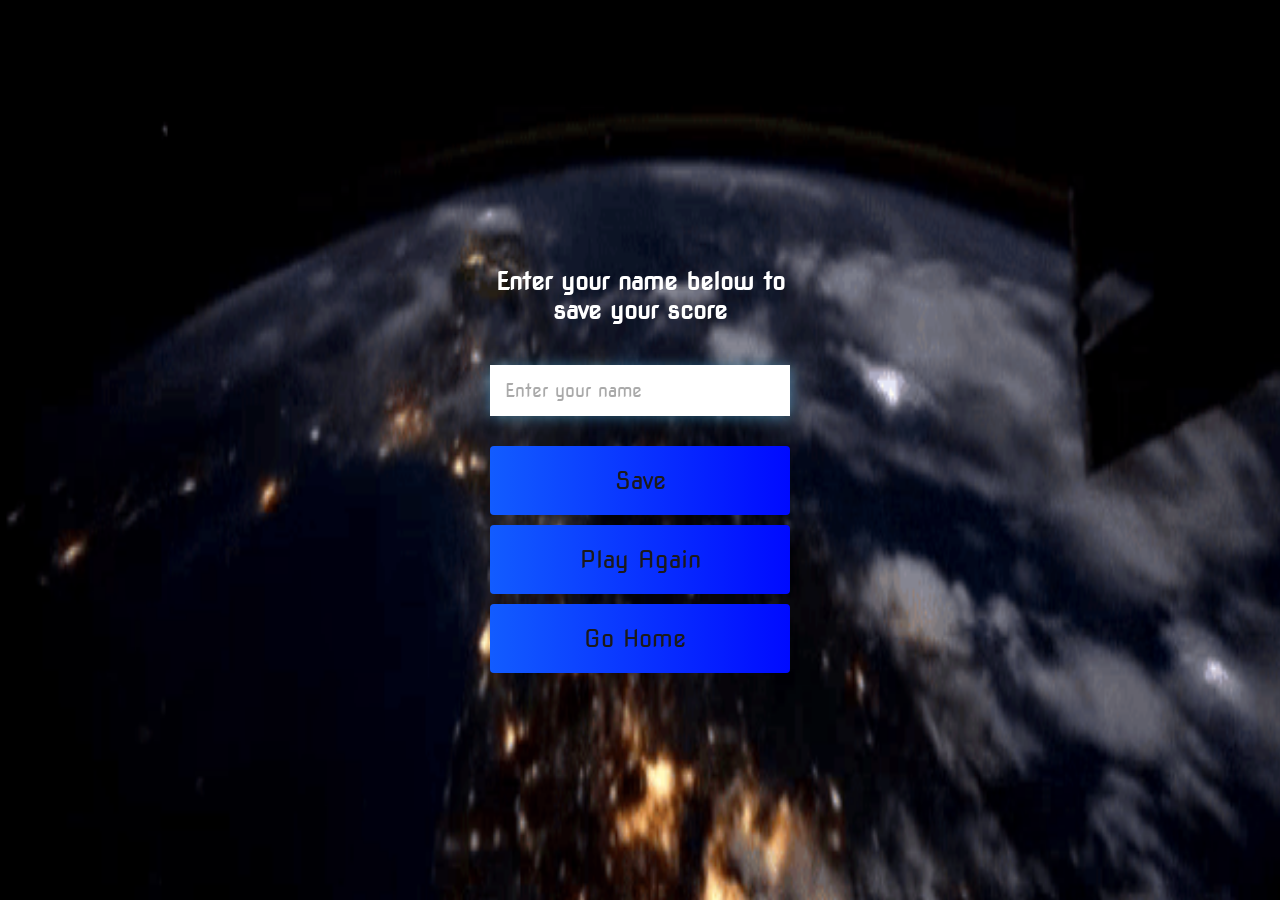
<file: end.html>
<!DOCTYPE html>
<html lang="en">
<head>
    <meta charset="UTF-8">
    <meta http-equiv="X-UA-Compatible" content="IE=edge">
    <meta name="viewport" content="width=device-width, initial-scale=1.0">
    <title>Document</title>
    <link rel="stylesheet" href="/css/style.css">
    
</head>
<body>
    <div class="container">
        <div id="end" class="flex-center flex-column">
            <h1 id="finalScore">
                0
            </h1>
            <form class="end-form-container">
                <h2 id="end-text">Enter your name below to save your score</h2>
                <input type="text" name="name" id="username" placeholder="Enter your name">
                <button class="btn" id="saveScoreBtn" type="submit" onclick="saveHighScore(event)" disabled >Save</button>
            </form>
            <a href="/game.html" class="btn">Play Again</a>
            <a href="/" class="btn">Go Home<i class="fas fa-home"></i></a>
        </div>
    </div>
    <script src="/js/end.js"></script>
</body>
</html>
</file>
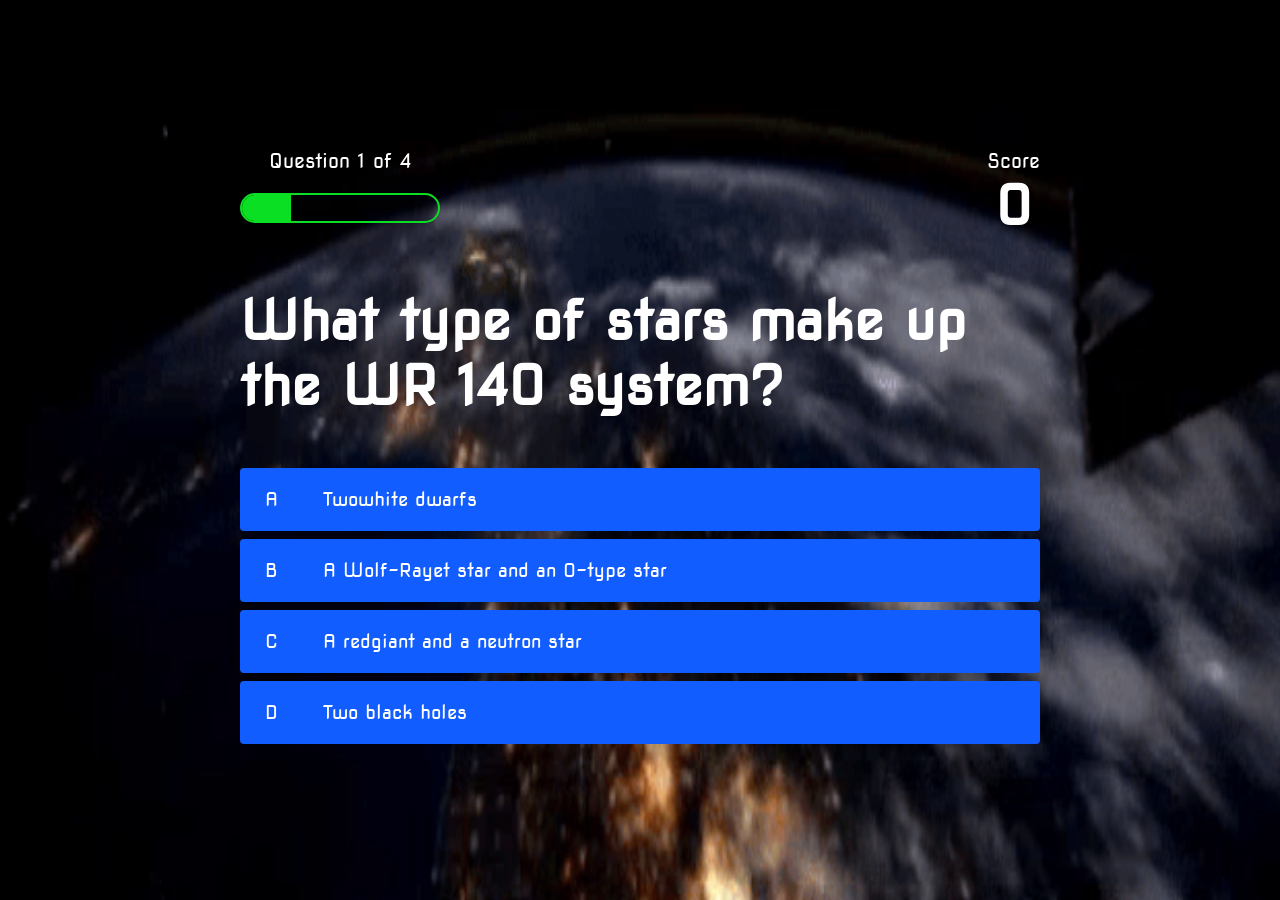
<file: game.html>
<!DOCTYPE html>
<html lang="en">
<head>
    <meta charset="UTF-8">
    <meta http-equiv="X-UA-Compatible" content="IE=edge">
    <meta name="viewport" content="width=device-width, initial-scale=1.0">
    <title>Quiz Page</title>
    <link rel="stylesheet" href="/css/style.css">
    <link rel="stylesheet" href="/css/game.css">
</head>
<body>
        <div class="container">
            <div id="game" class="justify-center flex-column">
                <div id="hud">
                    <div class="hud-item">
                        <p id="progressText" class="hud-prefix">
                            Question
                        </p>
                        <div id="progressBar">
                            <div id="progressBarFull">
                            </div>
                        </div>
                    </div>
                    <div class="hud-item">
                        <p class="hud-prefix">
                            Score
                        </p>
                        <h1 class="hud-main-text" id="score">
                            0
                        </h1>
                    </div>
                </div>
                <h1 id="question">What is the answer to this question</h1>
                <div class="choice-container">
                    <p class="choice-prefix">A</p>
                    <p class="choice-text" data-number="1"> Choice 1</p>
                </div>
                <div class="choice-container">
                    <p class="choice-prefix">B</p>
                    <p class="choice-text" data-number="2"> Choice 2</p>
                </div>
                <div class="choice-container">
                    <p class="choice-prefix">C</p>
                    <p class="choice-text" data-number="3"> Choice 3</p>
                </div>
                <div class="choice-container">
                    <p class="choice-prefix">D</p>
                    <p class="choice-text" data-number="4"> Choice 4</p>
                </div>
            </div>
        </div>  
        <script src="/js/game.js">

        </script>
</body>
</html>
</file>
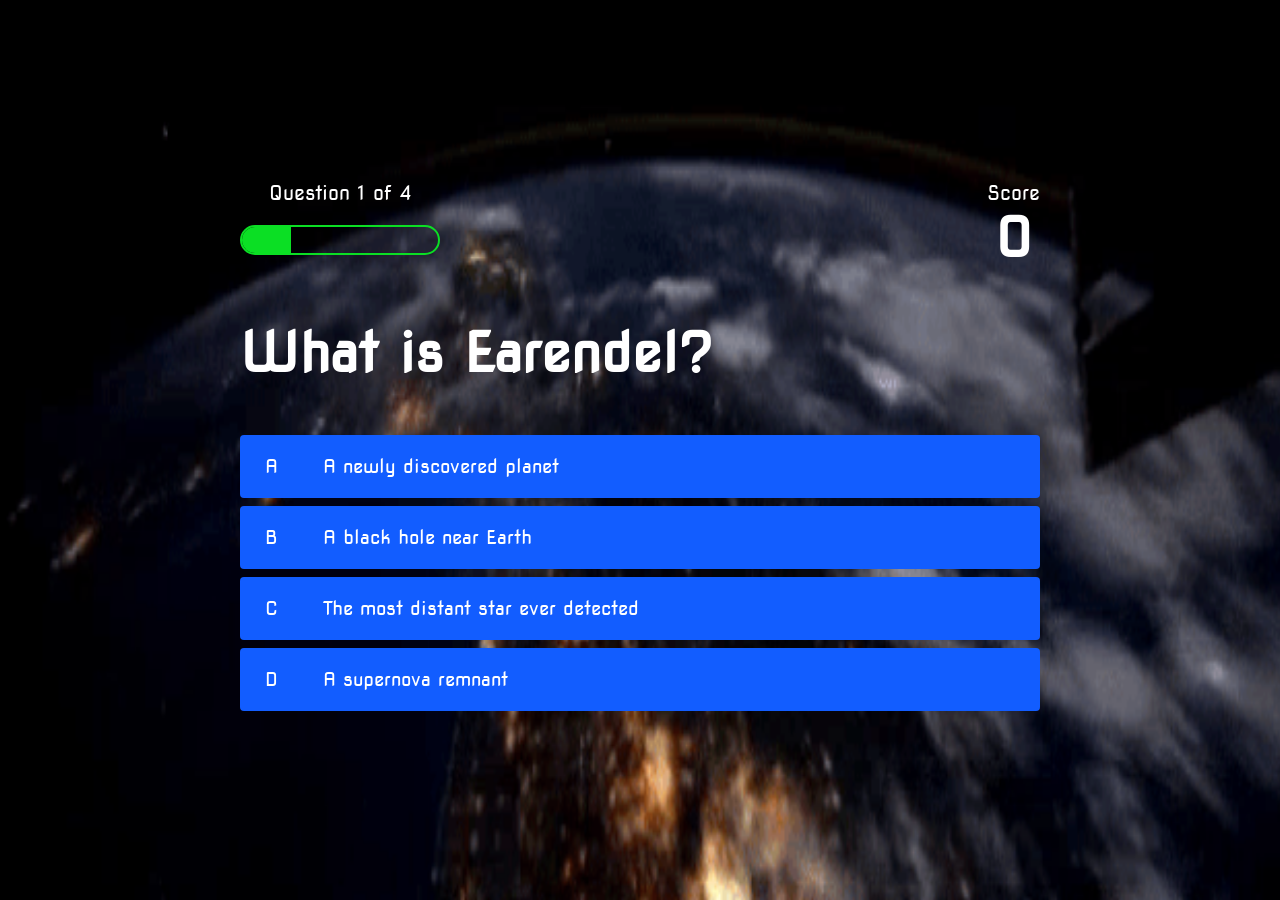
<file: game1.html>
<!DOCTYPE html>
<html lang="en">
<head>
    <meta charset="UTF-8">
    <meta http-equiv="X-UA-Compatible" content="IE=edge">
    <meta name="viewport" content="width=device-width, initial-scale=1.0">
    <title>Quiz Page</title>
    <link rel="stylesheet" href="/css/style.css">
    <link rel="stylesheet" href="/css/game.css">
</head>
<body>
        <div class="container">
            <div id="game" class="justify-center flex-column">
                <div id="hud">
                    <div class="hud-item">
                        <p id="progressText" class="hud-prefix">
                            Question
                        </p>
                        <div id="progressBar">
                            <div id="progressBarFull">
                            </div>
                        </div>
                    </div>
                    <div class="hud-item">
                        <p class="hud-prefix">
                            Score
                        </p>
                        <h1 class="hud-main-text" id="score">
                            0
                        </h1>
                    </div>
                </div>
                <h1 id="question">What is the answer to this question</h1>
                <div class="choice-container">
                    <p class="choice-prefix">A</p>
                    <p class="choice-text" data-number="1"> Choice 1</p>
                </div>
                <div class="choice-container">
                    <p class="choice-prefix">B</p>
                    <p class="choice-text" data-number="2"> Choice 2</p>
                </div>
                <div class="choice-container">
                    <p class="choice-prefix">C</p>
                    <p class="choice-text" data-number="3"> Choice 3</p>
                </div>
                <div class="choice-container">
                    <p class="choice-prefix">D</p>
                    <p class="choice-text" data-number="4"> Choice 4</p>
                </div>
            </div>
        </div>  
        <script src="/js/game1.js">

        </script>
</body>
</html>
</file>
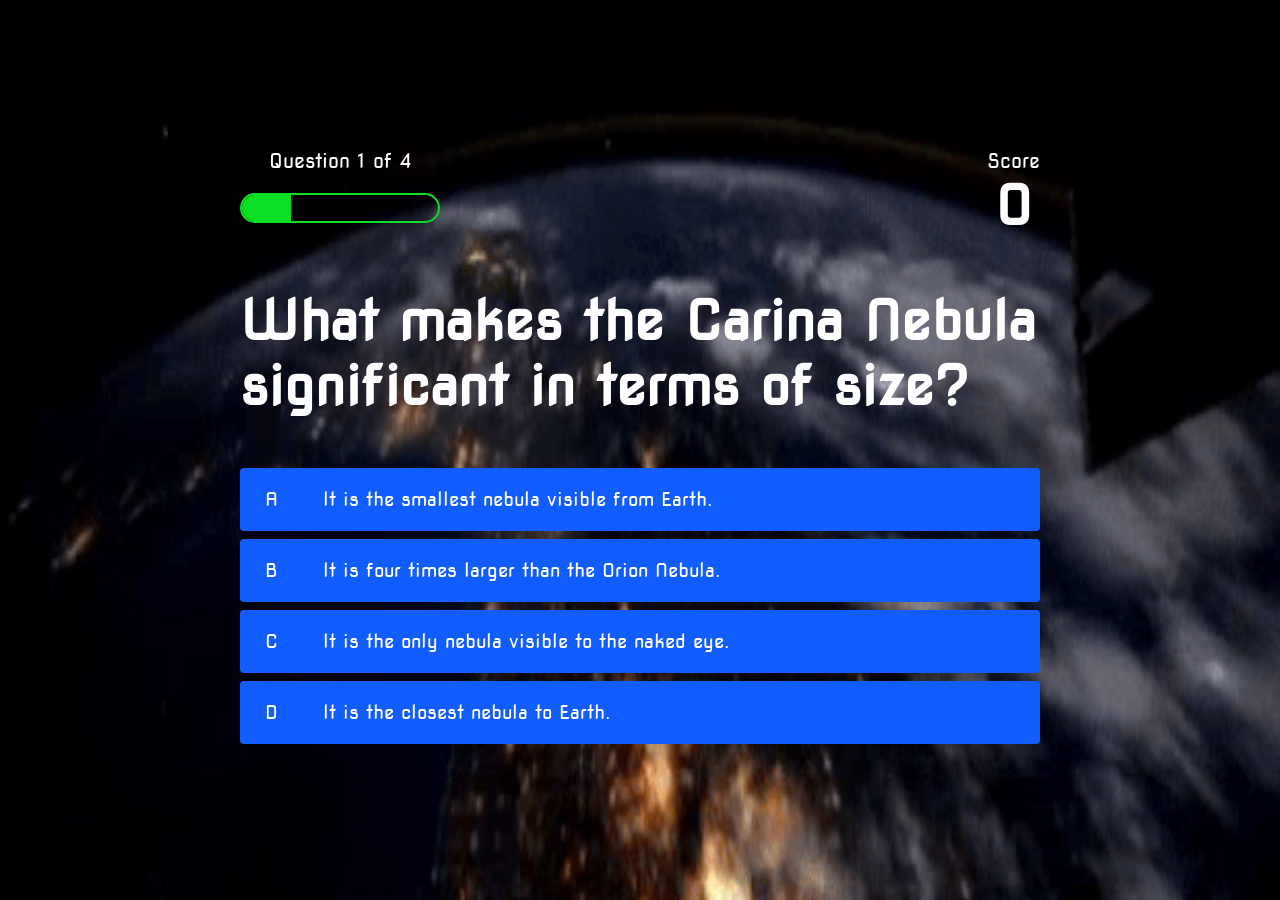
<file: game2.html>
<!DOCTYPE html>
<html lang="en">
<head>
    <meta charset="UTF-8">
    <meta http-equiv="X-UA-Compatible" content="IE=edge">
    <meta name="viewport" content="width=device-width, initial-scale=1.0">
    <title>Quiz Page</title>
    <link rel="stylesheet" href="/css/style.css">
    <link rel="stylesheet" href="/css/game.css">
</head>
<body>
        <div class="container">
            <div id="game" class="justify-center flex-column">
                <div id="hud">
                    <div class="hud-item">
                        <p id="progressText" class="hud-prefix">
                            Question
                        </p>
                        <div id="progressBar">
                            <div id="progressBarFull">
                            </div>
                        </div>
                    </div>
                    <div class="hud-item">
                        <p class="hud-prefix">
                            Score
                        </p>
                        <h1 class="hud-main-text" id="score">
                            0
                        </h1>
                    </div>
                </div>
                <h1 id="question">What is the answer to this question</h1>
                <div class="choice-container">
                    <p class="choice-prefix">A</p>
                    <p class="choice-text" data-number="1"> Choice 1</p>
                </div>
                <div class="choice-container">
                    <p class="choice-prefix">B</p>
                    <p class="choice-text" data-number="2"> Choice 2</p>
                </div>
                <div class="choice-container">
                    <p class="choice-prefix">C</p>
                    <p class="choice-text" data-number="3"> Choice 3</p>
                </div>
                <div class="choice-container">
                    <p class="choice-prefix">D</p>
                    <p class="choice-text" data-number="4"> Choice 4</p>
                </div>
            </div>
        </div>  
        <script src="/js/game2.js">

        </script>
</body>
</html>
</file>
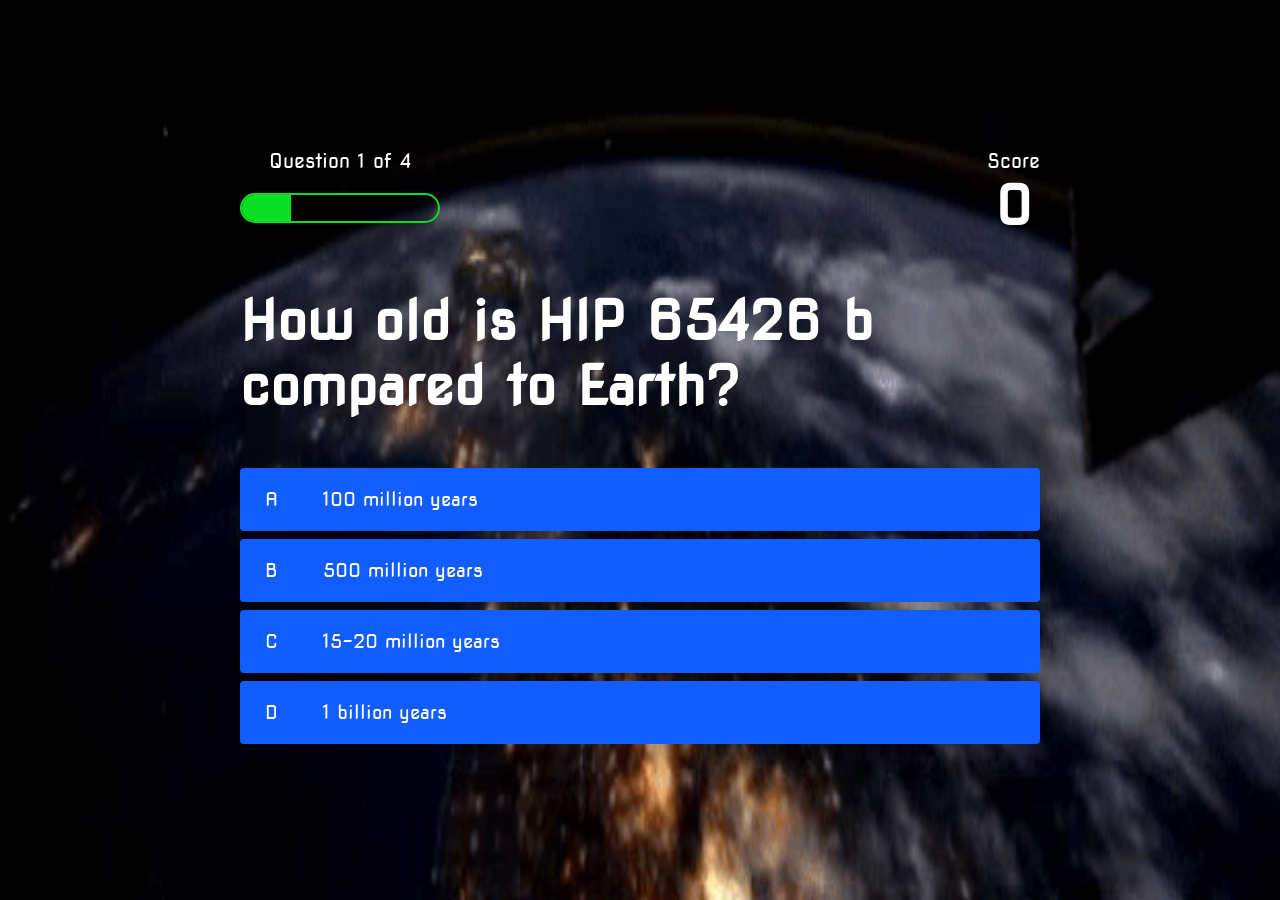
<file: game3.html>
<!DOCTYPE html>
<html lang="en">
<head>
    <meta charset="UTF-8">
    <meta http-equiv="X-UA-Compatible" content="IE=edge">
    <meta name="viewport" content="width=device-width, initial-scale=1.0">
    <title>Quiz Page</title>
    <link rel="stylesheet" href="/css/style.css">
    <link rel="stylesheet" href="/css/game.css">
</head>
<body>
        <div class="container">
            <div id="game" class="justify-center flex-column">
                <div id="hud">
                    <div class="hud-item">
                        <p id="progressText" class="hud-prefix">
                            Question
                        </p>
                        <div id="progressBar">
                            <div id="progressBarFull">
                            </div>
                        </div>
                    </div>
                    <div class="hud-item">
                        <p class="hud-prefix">
                            Score
                        </p>
                        <h1 class="hud-main-text" id="score">
                            0
                        </h1>
                    </div>
                </div>
                <h1 id="question">What is the answer to this question</h1>
                <div class="choice-container">
                    <p class="choice-prefix">A</p>
                    <p class="choice-text" data-number="1"> Choice 1</p>
                </div>
                <div class="choice-container">
                    <p class="choice-prefix">B</p>
                    <p class="choice-text" data-number="2"> Choice 2</p>
                </div>
                <div class="choice-container">
                    <p class="choice-prefix">C</p>
                    <p class="choice-text" data-number="3"> Choice 3</p>
                </div>
                <div class="choice-container">
                    <p class="choice-prefix">D</p>
                    <p class="choice-text" data-number="4"> Choice 4</p>
                </div>
            </div>
        </div>  
        <script src="/js/game3.js">

        </script>
</body>
</html>
</file>
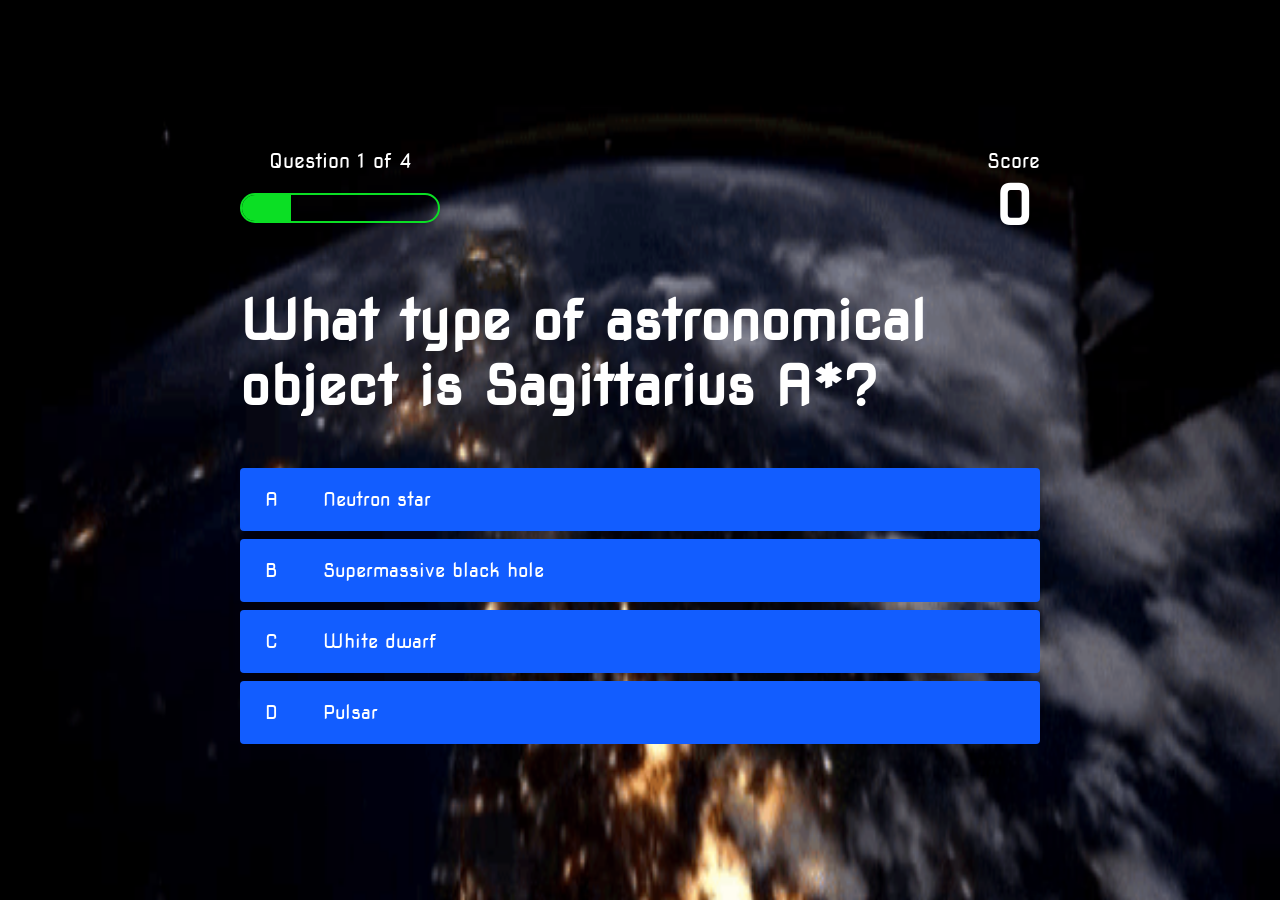
<file: game4.html>
<!DOCTYPE html>
<html lang="en">
<head>
    <meta charset="UTF-8">
    <meta http-equiv="X-UA-Compatible" content="IE=edge">
    <meta name="viewport" content="width=device-width, initial-scale=1.0">
    <title>Quiz Page</title>
    <link rel="stylesheet" href="/css/style.css">
    <link rel="stylesheet" href="/css/game.css">
</head>
<body>
        <div class="container">
            <div id="game" class="justify-center flex-column">
                <div id="hud">
                    <div class="hud-item">
                        <p id="progressText" class="hud-prefix">
                            Question
                        </p>
                        <div id="progressBar">
                            <div id="progressBarFull">
                            </div>
                        </div>
                    </div>
                    <div class="hud-item">
                        <p class="hud-prefix">
                            Score
                        </p>
                        <h1 class="hud-main-text" id="score">
                            0
                        </h1>
                    </div>
                </div>
                <h1 id="question">What is the answer to this question</h1>
                <div class="choice-container">
                    <p class="choice-prefix">A</p>
                    <p class="choice-text" data-number="1"> Choice 1</p>
                </div>
                <div class="choice-container">
                    <p class="choice-prefix">B</p>
                    <p class="choice-text" data-number="2"> Choice 2</p>
                </div>
                <div class="choice-container">
                    <p class="choice-prefix">C</p>
                    <p class="choice-text" data-number="3"> Choice 3</p>
                </div>
                <div class="choice-container">
                    <p class="choice-prefix">D</p>
                    <p class="choice-text" data-number="4"> Choice 4</p>
                </div>
            </div>
        </div>  
        <script src="/js/game4.js">

        </script>
</body>
</html>
</file>
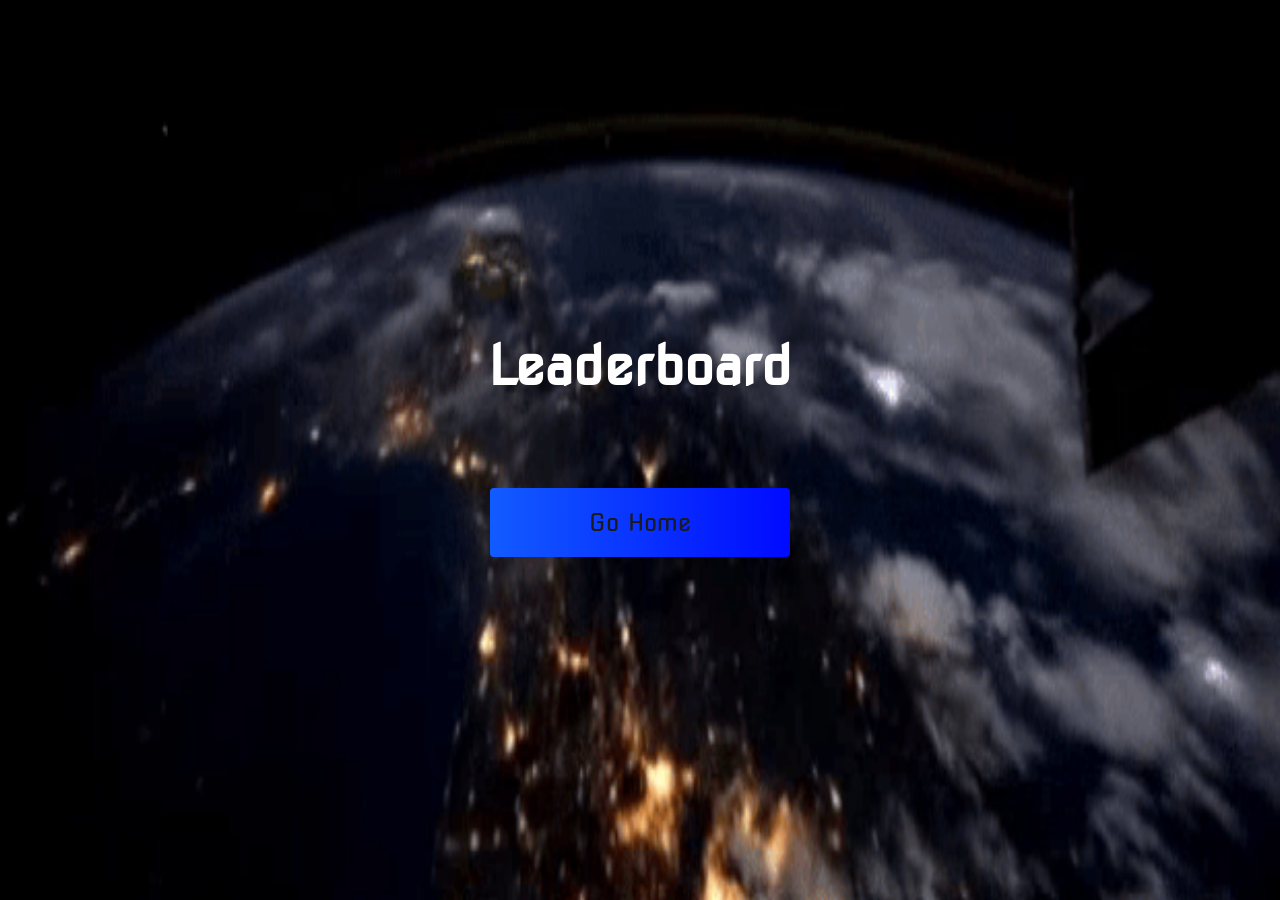
<file: highscores.html>
<!DOCTYPE html>
<html lang="en">
<head>
    <meta charset="UTF-8">
    <meta http-equiv="X-UA-Compatible" content="IE=edge">
    <meta name="viewport" content="width=device-width, initial-scale=1.0">
    <title>Document</title>
    <link rel="stylesheet" href="/css/style.css">
    <link rel="stylesheet" href="/css/highscores.css">
    
</head>
<body>
    <div class="container">
        <div id="highScores" class="flex-center flex-column">
            <h1 id="finalScore">Leaderboard</h1>
            <ul id="highScoresList"></ul>
            <a href="/" class="btn">Go Home</a>
        </div>
    </div>
    <script src="/js/highscores.js"></script>
</body>
</html>
</file>
<file: css/style.css>
@import url('https://fonts.googleapis.com/css2?family=Nova+Square&display=swap');

:root {
    background: url("/images/bkg.gif") ;  
    background-size: 1300px 1400px;
    background-position: center;
    
   
}

*{
    box-sizing: border-box;
    margin: 0;
    padding: 0;
    font-size: 62.5%;
    font-family: 'Nova Square', cursive;
}

h1 {
    font-size: 5.4rem;
    color: #fff;
    margin-bottom: 5rem;

}



h2 {
    font-size: 4.2rem;
    margin-bottom: 4rem;
}
#background-video {
    width: 100vw;
    height: 100vh;
    object-fit: cover;
    position: fixed;
    left: 0;
    right: 0;
    top: 0;
    bottom: 0;
    z-index: -1;
  }
.container {
    width: 100vw;
    height: 100vh;
    display: flex;
    justify-content: center;
    align-items: center;
    max-width: 80rem;
    margin: 0 auto;
    padding: 2rem;
}

.flex-column{
    display: flex;
    flex-direction: column;
}

.flex-center {
    justify-content: center;
    align-items: center;
}

.justify-center {
    justify-content: center;
}

.text-center {
    text-align: center;

}

.hidden {
    display:none;
}
.btn {
    font-size: 2.4rem;
    padding: 2rem 0;
    width: 30rem;
    text-align: center;
    margin-bottom: 1rem;
    text-decoration: none;
    color: rgb(28,26,26);
    background: linear-gradient(90deg, rgb(18,92,255) 0%, rgb(0, 10, 255) 100%);
    border-radius: 4px;
}

.btn:hover {
    cursor: pointer;
    box-shadow: 0 0.4rem 1.4rem 0 rgba(8, 114,244, 0.6);
    transition: transform;
    transform: scale(1.03);
}

.btn[disabled]:hover {
    cursor: not-allowed;
    box-shadow: none;
    transform: none;
}

#highscore-btn{
    background: linear-gradient(90deg, rgb(255,247,9) 0%, 
    rgb(240, 221, 6) 100%);
}

#highscore-btn:hover {
    box-shadow: 0 0.4rem 1.4rem 0 rgba(255, 255, 0, 0.5);
}

.fa-crown {
    font-size: 2.5rem;
    margin-left: 1.rem;
}

/*End Page CSS*/

.end-form-container{
    width: 100%;
    display: flex;
    flex-direction:column;
    align-items: center;
    max-width: 30rem;
}

input {
    margin-bottom: 1rem;
    width: 20rem;
    padding: 1.5rem;
    font-size: 1.8rem;
    border: none;
    box-shadow: 0 0.1rem 1.4rem 0 rgba(86, 185, 235,0.5);
}

input::placeholder{
    color: #aaa;
}

#username{
    margin-bottom: 3rem;
    width: 100%;
    outline: none;
}

#end-text {
    font-size: 2.4rem;
    color: white;
    text-align: center;
}

#saveScoreBtn{
    border: none;
    
}

.fa-home {
    margin-left: 1rem;
    font-size: 2rem;
    color: white;
}
</file>
<file: css/game.css>
body{
    color: #fff;
}

.choice-container{
    display: flex;
    margin-bottom: 0.8rem;
    width: 100%;
    border-radius: 4px;
    background: rgb(18,93,255);
    font-size: 3rem;
    min-width: 80rem;
}

.choice-container:hover{
    cursor: pointer;
    box-shadow: 0 0.4rem 1.4rem 0 rgb(6, 103, 247, 0.5);
    transform: scale(1.02);
    transform: transform 100ms;
}

.choice-prefix {
    padding: 2rem 2.5rem;
    color: #fff;
}

.choice-text{
    padding: 2rem;
    width: 100%;
}

.correct{
    background: linear-gradient(32deg, rgba(11,223,36) 0%, rgb(41,232, 111)100%);
}

.incorrect {
    background: linear-gradient(32deg, rgba(230,29,29,1) 0%, rgb(224,11, 11, 1)100%);

}

/*Heads up Display*/
#hud {
    display: flex;
    justify-content: space-between;
}

.hud-prefix{
    text-align:center;
    font-size: 2rem;
}

.hud-main-text {
    text-align: center;
}

#progressBar {
    width: 20rem;
    height: 3rem;
    border: 0.2rem solid rgb(11,223,36);
    margin-top: 2rem;
    border-radius: 50px;
    overflow: hidden;
}

#progressBarFull{
    height: 100%;
    background: rgb(11,223,36);
    width: 0%;
}
@media screen and (max-width: 760px){
    .choice-container{
        min-width: 40rem;
    }
}
</file>
<file: css/highscores.css>
body{
    color: white;
}

#highScoresList{
    list-style: none;
    margin-bottom: 4rem;
}

.high-score{
    font-size: 2.8rem;
    margin-bottom: 0.5rem;

}
</file>
